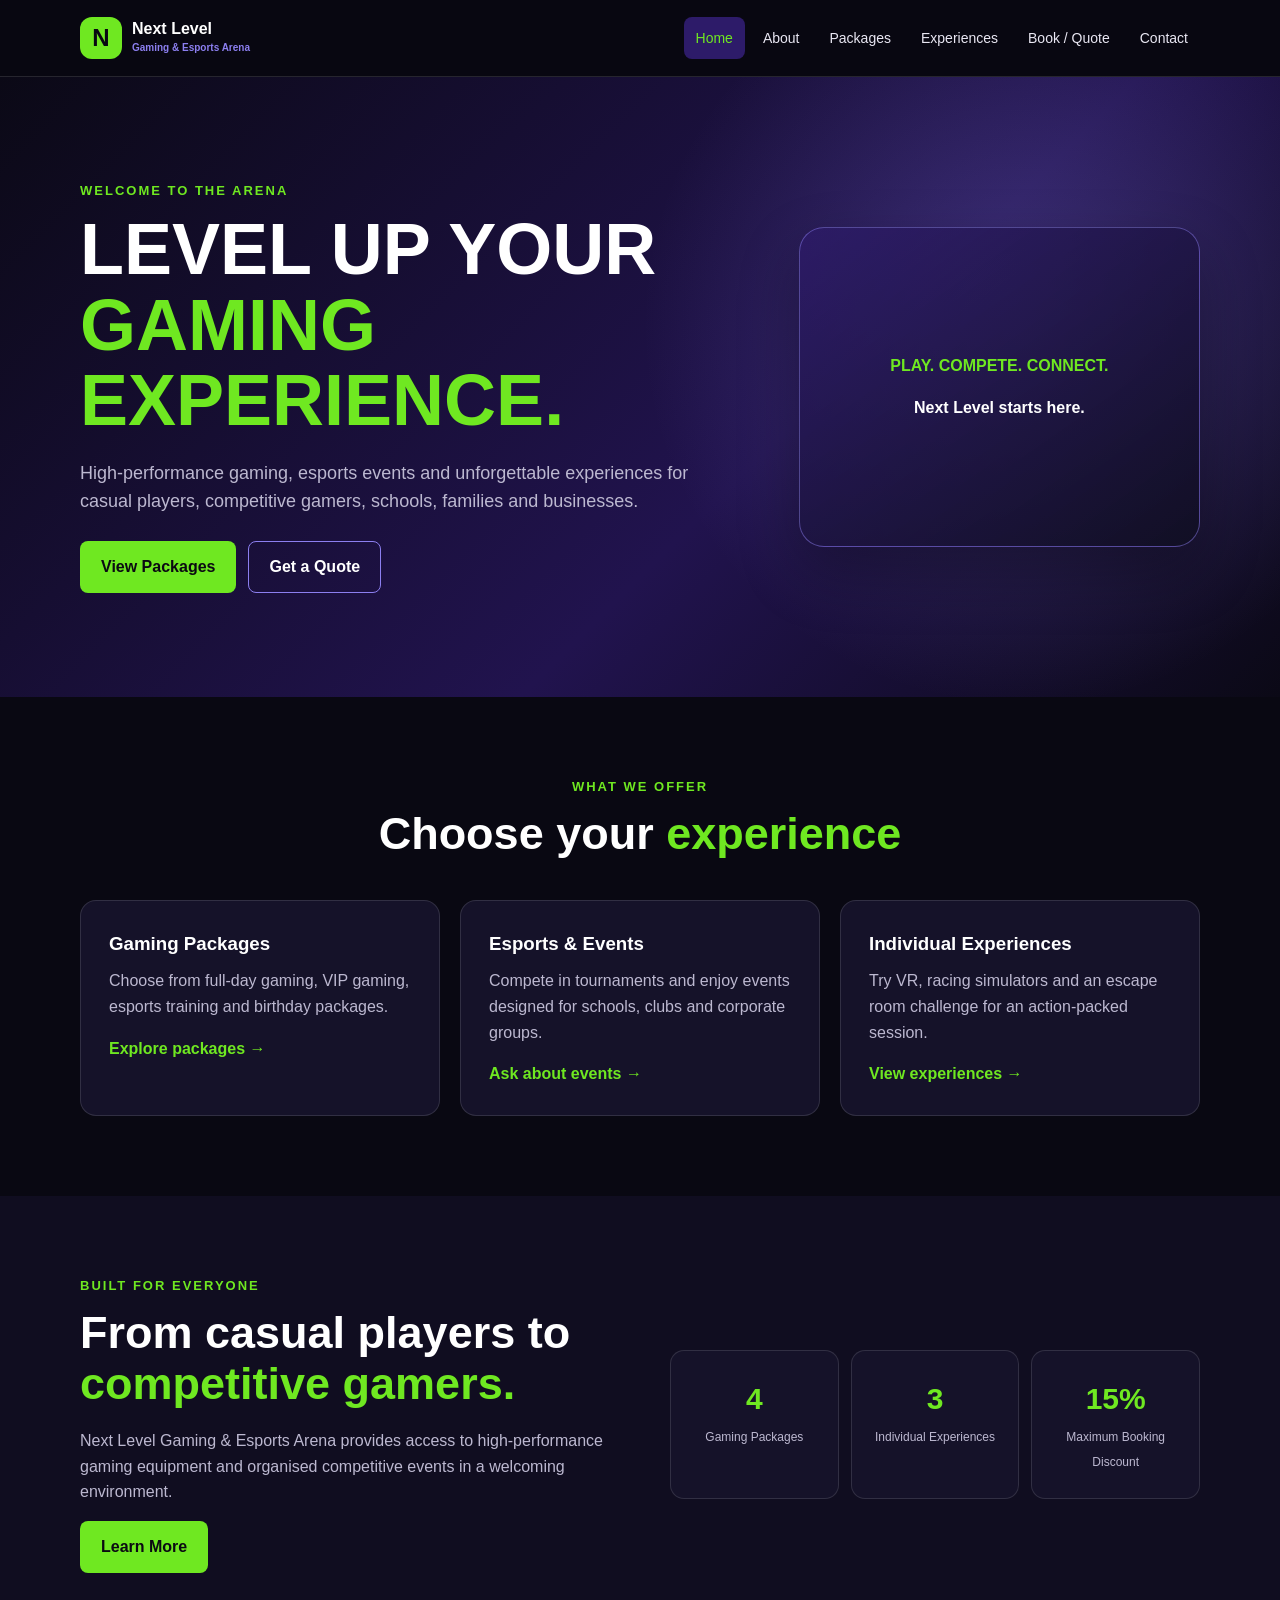
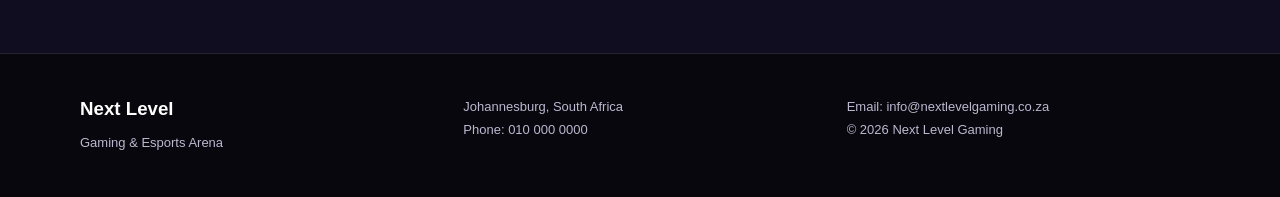
<file: index.html>
<!DOCTYPE html>
<html lang="en">
<head>
  <meta charset="UTF-8">
  <meta name="viewport" content="width=device-width, initial-scale=1.0">
  <meta name="description" content="Next Level Gaming & Esports Arena">
  <title>Next Level Gaming & Esports Arena</title>
  <link rel="stylesheet" href="style.css">
</head>
<body>
  <header class="header">
    <div class="container nav-wrap">
      <a class="logo" href="index.html">
        <span class="logo-mark">N</span>
        <span>Next Level<br><small>Gaming & Esports Arena</small></span>
      </a>

      <button class="menu-btn" id="menuBtn" aria-label="Open navigation">☰</button>

      <nav class="nav" id="mainNav">
        <a class="active" href="index.html">Home</a>
        <a href="about.html">About</a>
        <a href="packages.html">Packages</a>
        <a href="experiences.html">Experiences</a>
        <a href="booking.html">Book / Quote</a>
        <a href="contact.html">Contact</a>
      </nav>
    </div>
  </header>

  <main>
    <section class="hero">
      <div class="container hero-content">
        <div>
          <p class="eyebrow">WELCOME TO THE ARENA</p>
          <h1>LEVEL UP YOUR<br><span>GAMING EXPERIENCE.</span></h1>
          <p class="hero-text">High-performance gaming, esports events and unforgettable experiences for casual players, competitive gamers, schools, families and businesses.</p>
          <div class="hero-buttons">
            <a class="btn primary" href="packages.html">View Packages</a>
            <a class="btn secondary" href="booking.html">Get a Quote</a>
          </div>
        </div>
        <div class="hero-card">
          <p>PLAY. COMPETE. CONNECT.</p>
          <strong>Next Level starts here.</strong>
        </div>
      </div>
    </section>

    <section class="section">
      <div class="container">
        <div class="section-heading">
          <p class="eyebrow">WHAT WE OFFER</p>
          <h2>Choose your <span>experience</span></h2>
        </div>

        <div class="card-grid three">
          <article class="feature-card">
            <h3>Gaming Packages</h3>
            <p>Choose from full-day gaming, VIP gaming, esports training and birthday packages.</p>
            <a href="packages.html">Explore packages →</a>
          </article>

          <article class="feature-card">
            <h3>Esports & Events</h3>
            <p>Compete in tournaments and enjoy events designed for schools, clubs and corporate groups.</p>
            <a href="contact.html">Ask about events →</a>
          </article>

          <article class="feature-card">
            <h3>Individual Experiences</h3>
            <p>Try VR, racing simulators and an escape room challenge for an action-packed session.</p>
            <a href="experiences.html">View experiences →</a>
          </article>
        </div>
      </div>
    </section>

    <section class="section dark-section">
      <div class="container split">
        <div>
          <p class="eyebrow">BUILT FOR EVERYONE</p>
          <h2>From casual players to <span>competitive gamers.</span></h2>
          <p>Next Level Gaming & Esports Arena provides access to high-performance gaming equipment and organised competitive events in a welcoming environment.</p>
          <a class="btn primary" href="about.html">Learn More</a>
        </div>
        <div class="stats">
          <div><strong>4</strong><span>Gaming Packages</span></div>
          <div><strong>3</strong><span>Individual Experiences</span></div>
          <div><strong>15%</strong><span>Maximum Booking Discount</span></div>
        </div>
      </div>
    </section>
  </main>

  <footer class="footer">
    <div class="container footer-grid">
      <div><h3>Next Level</h3><p>Gaming & Esports Arena</p></div>
      <div><p>Johannesburg, South Africa</p><p>Phone: 010 000 0000</p></div>
      <div><p>Email: info@nextlevelgaming.co.za</p><p>© 2026 Next Level Gaming</p></div>
    </div>
  </footer>
  <script src="script.js"></script>
</body>
</html>
</file>
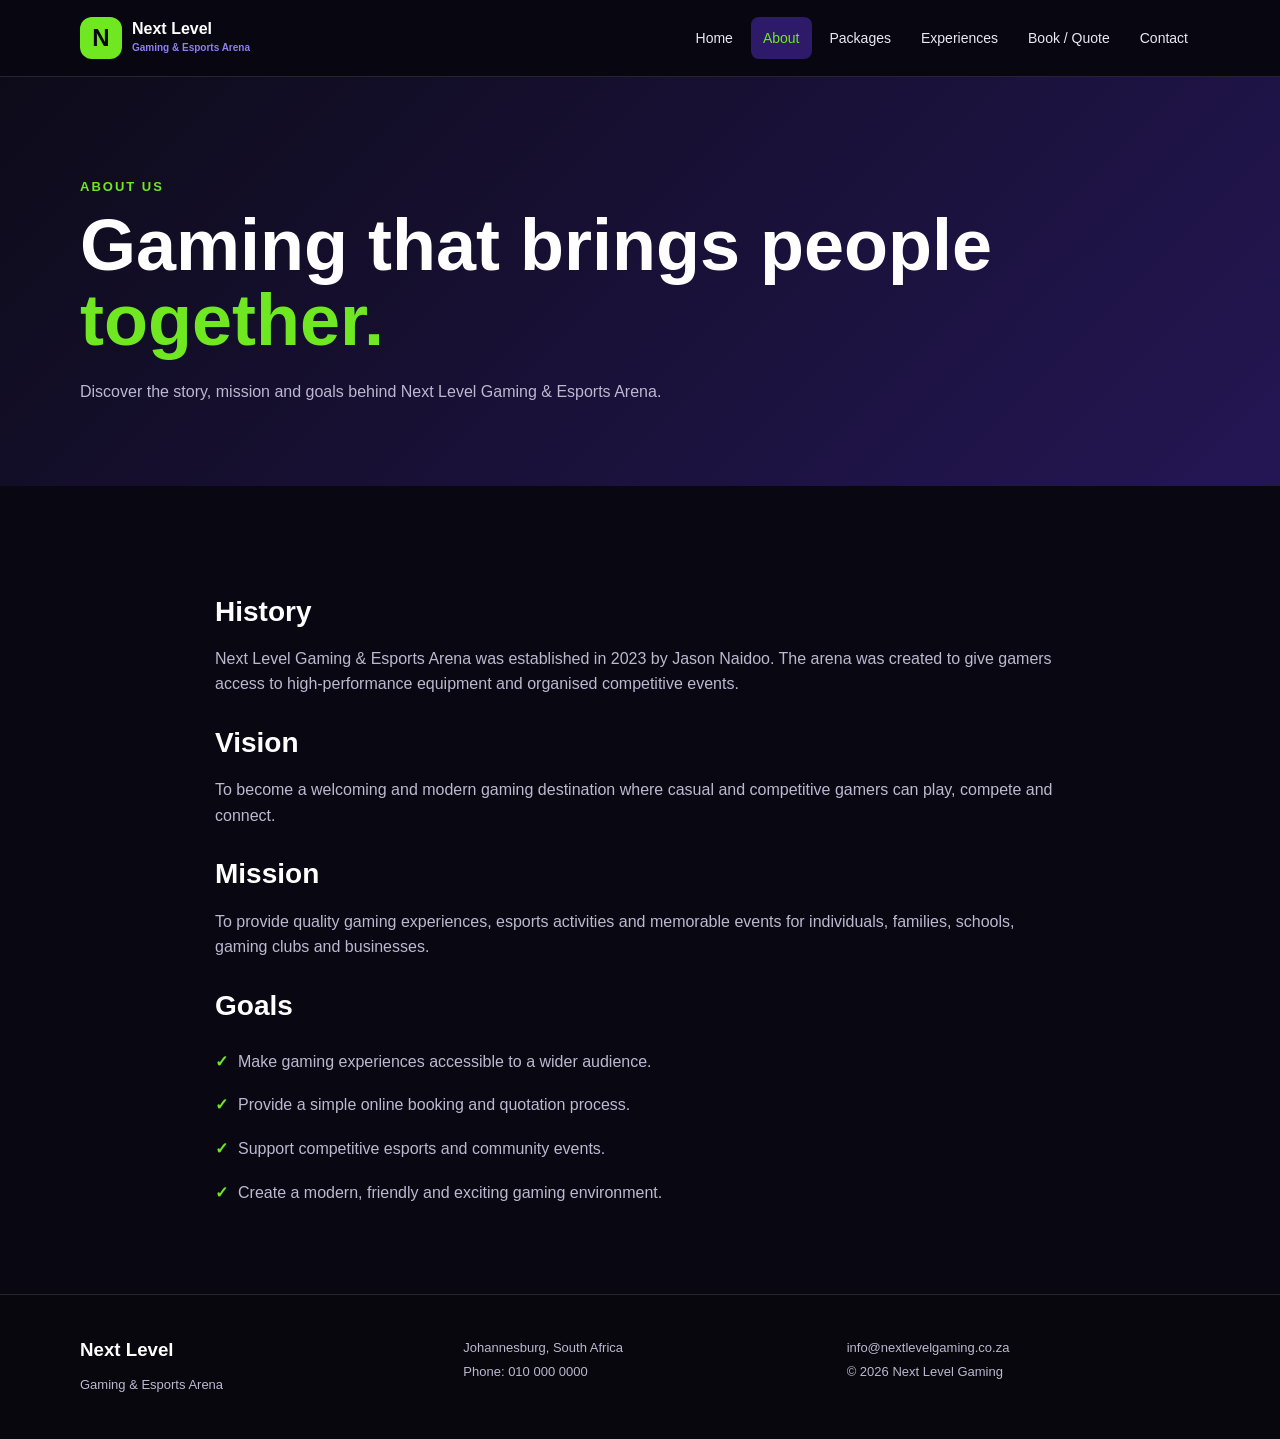
<file: about.html>
<!DOCTYPE html>
<html lang="en">
<head>
  <meta charset="UTF-8"><meta name="viewport" content="width=device-width, initial-scale=1.0">
  <title>About | Next Level Gaming</title><link rel="stylesheet" href="style.css">
</head>
<body>
<header class="header"><div class="container nav-wrap"><a class="logo" href="index.html"><span class="logo-mark">N</span><span>Next Level<br><small>Gaming & Esports Arena</small></span></a><button class="menu-btn" id="menuBtn">☰</button><nav class="nav" id="mainNav"><a href="index.html">Home</a><a class="active" href="about.html">About</a><a href="packages.html">Packages</a><a href="experiences.html">Experiences</a><a href="booking.html">Book / Quote</a><a href="contact.html">Contact</a></nav></div></header>
<main>
<section class="page-hero"><div class="container"><p class="eyebrow">ABOUT US</p><h1>Gaming that brings people <span>together.</span></h1><p>Discover the story, mission and goals behind Next Level Gaming & Esports Arena.</p></div></section>
<section class="section"><div class="container content-narrow">
<h2>History</h2><p>Next Level Gaming & Esports Arena was established in 2023 by Jason Naidoo. The arena was created to give gamers access to high-performance equipment and organised competitive events.</p>
<h2>Vision</h2><p>To become a welcoming and modern gaming destination where casual and competitive gamers can play, compete and connect.</p>
<h2>Mission</h2><p>To provide quality gaming experiences, esports activities and memorable events for individuals, families, schools, gaming clubs and businesses.</p>
<h2>Goals</h2><ul class="check-list"><li>Make gaming experiences accessible to a wider audience.</li><li>Provide a simple online booking and quotation process.</li><li>Support competitive esports and community events.</li><li>Create a modern, friendly and exciting gaming environment.</li></ul>
</div></section>
</main>
<footer class="footer"><div class="container footer-grid"><div><h3>Next Level</h3><p>Gaming & Esports Arena</p></div><div><p>Johannesburg, South Africa</p><p>Phone: 010 000 0000</p></div><div><p>info@nextlevelgaming.co.za</p><p>© 2026 Next Level Gaming</p></div></div></footer>
<script src="script.js"></script>
</body></html>
</file>
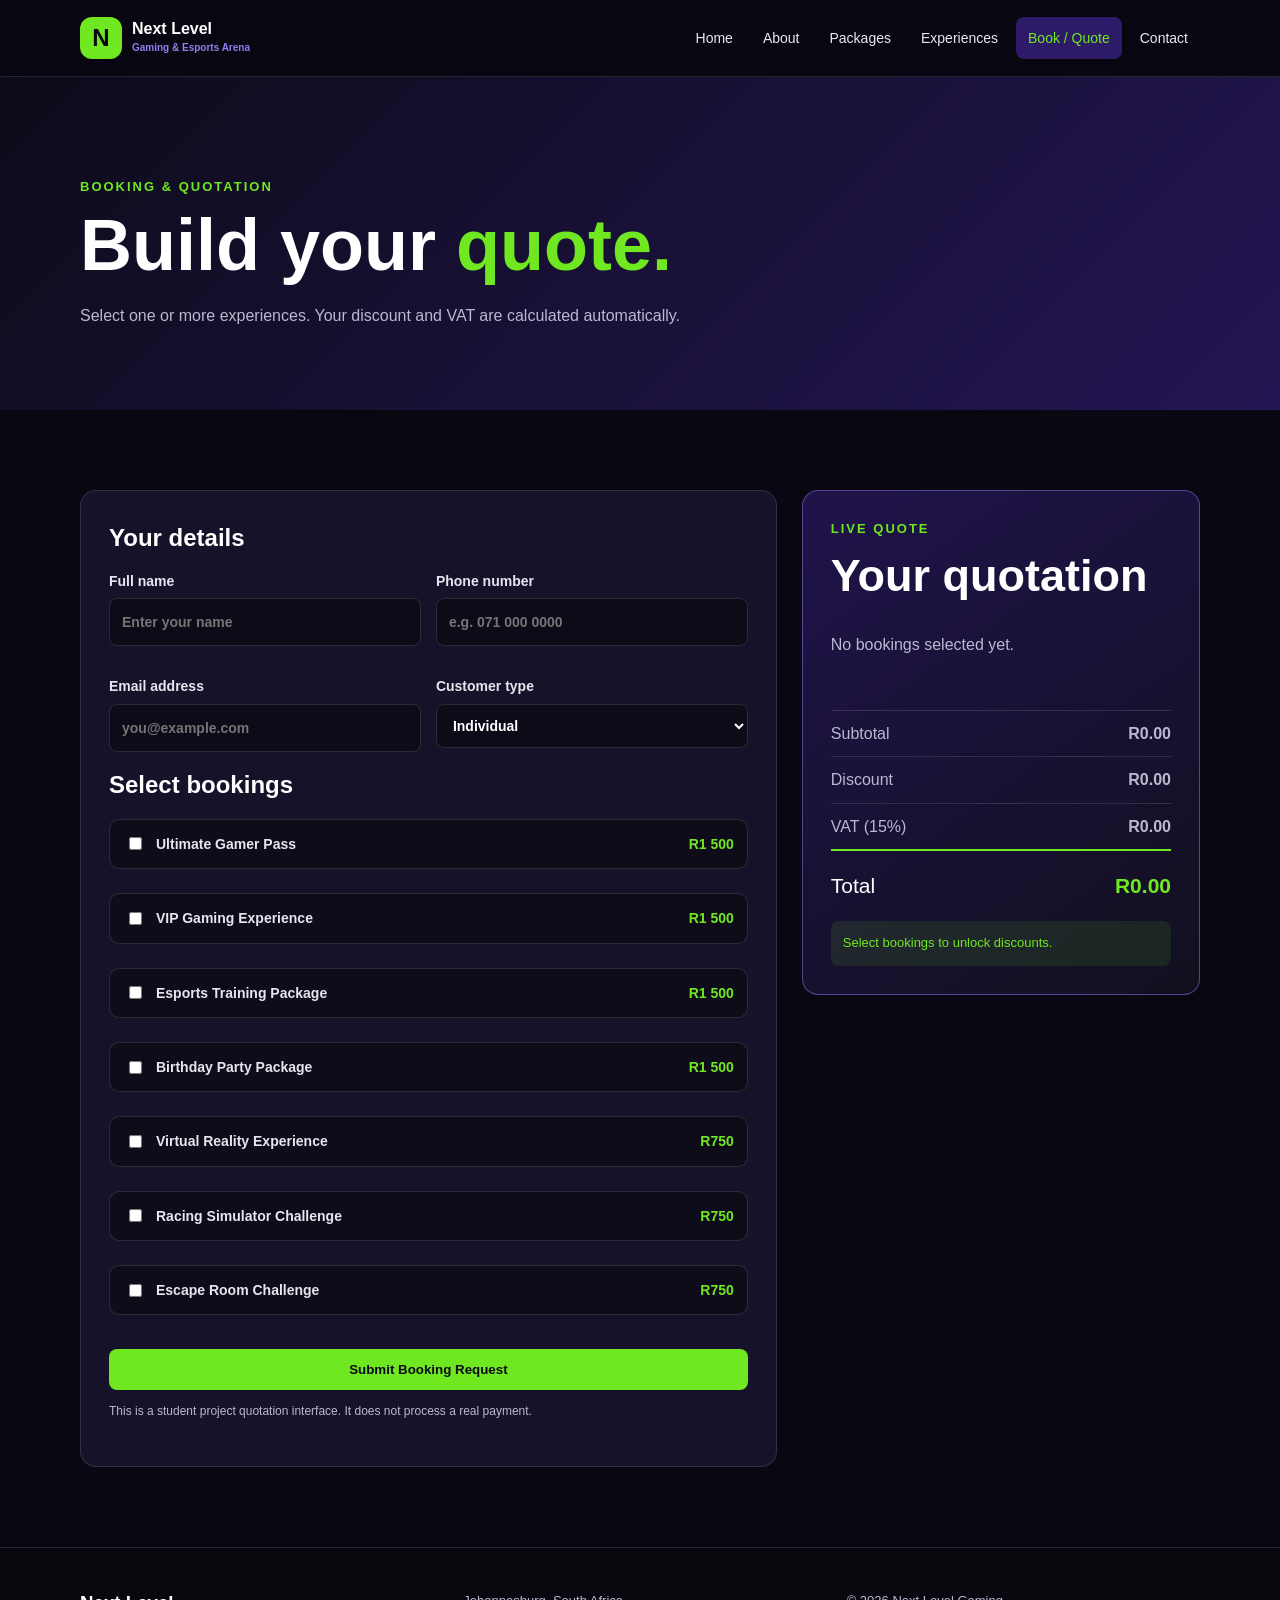
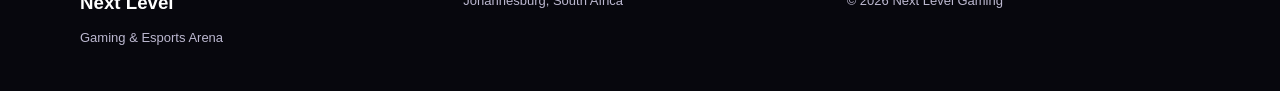
<file: booking.html>
<!DOCTYPE html>
<html lang="en">
<head><meta charset="UTF-8"><meta name="viewport" content="width=device-width, initial-scale=1.0"><title>Book / Quote | Next Level Gaming</title><link rel="stylesheet" href="style.css"></head>
<body>
<header class="header"><div class="container nav-wrap"><a class="logo" href="index.html"><span class="logo-mark">N</span><span>Next Level<br><small>Gaming & Esports Arena</small></span></a><button class="menu-btn" id="menuBtn">☰</button><nav class="nav" id="mainNav"><a href="index.html">Home</a><a href="about.html">About</a><a href="packages.html">Packages</a><a href="experiences.html">Experiences</a><a class="active" href="booking.html">Book / Quote</a><a href="contact.html">Contact</a></nav></div></header>
<main>
<section class="page-hero"><div class="container"><p class="eyebrow">BOOKING & QUOTATION</p><h1>Build your <span>quote.</span></h1><p>Select one or more experiences. Your discount and VAT are calculated automatically.</p></div></section>
<section class="section"><div class="container booking-layout">
<form class="form-card" id="bookingForm" action="https://formspree.io/f/mnppwgge" method="POST" novalidate>
<h2>Your details</h2>
<input type="hidden" name="_subject" value="New booking request from Next Level Gaming website">
<div class="form-grid"><label>Full name<input id="name" name="name" type="text" required placeholder="Enter your name"></label><label>Phone number<input id="phone" name="phone" type="tel" required placeholder="e.g. 071 000 0000"></label><label>Email address<input id="email" name="email" type="email" required placeholder="you@example.com"></label><label>Customer type<select id="customerType" name="customerType"><option>Individual</option><option>Family</option><option>School</option><option>Gaming Club</option><option>Business</option></select></label></div>
<h2>Select bookings</h2>
<div class="selection-list">
<label class="selection"><input type="checkbox" data-price="1500" value="Ultimate Gamer Pass"><span>Ultimate Gamer Pass</span><strong>R1 500</strong></label>
<label class="selection"><input type="checkbox" data-price="1500" value="VIP Gaming Experience"><span>VIP Gaming Experience</span><strong>R1 500</strong></label>
<label class="selection"><input type="checkbox" data-price="1500" value="Esports Training Package"><span>Esports Training Package</span><strong>R1 500</strong></label>
<label class="selection"><input type="checkbox" data-price="1500" value="Birthday Party Package"><span>Birthday Party Package</span><strong>R1 500</strong></label>
<label class="selection"><input type="checkbox" data-price="750" value="Virtual Reality Experience"><span>Virtual Reality Experience</span><strong>R750</strong></label>
<label class="selection"><input type="checkbox" data-price="750" value="Racing Simulator Challenge"><span>Racing Simulator Challenge</span><strong>R750</strong></label>
<label class="selection"><input type="checkbox" data-price="750" value="Escape Room Challenge"><span>Escape Room Challenge</span><strong>R750</strong></label>
</div>
<div class="error-msg" id="selectionError"></div>
<div class="form-status" id="formStatus" role="status" aria-live="polite"></div>
<button class="btn primary full" type="submit">Submit Booking Request</button>
<p class="small-note">This is a student project quotation interface. It does not process a real payment.</p>
</form>

<aside class="quote-card">
<p class="eyebrow">LIVE QUOTE</p><h2>Your quotation</h2>
<div id="selectedItems" class="selected-items"><p>No bookings selected yet.</p></div>
<div class="quote-row"><span>Subtotal</span><strong id="subtotal">R0.00</strong></div>
<div class="quote-row"><span>Discount</span><strong id="discount">R0.00</strong></div>
<div class="quote-row"><span>VAT (15%)</span><strong id="vat">R0.00</strong></div>
<div class="quote-total"><span>Total</span><strong id="total">R0.00</strong></div>
<div class="discount-message" id="discountMessage">Select bookings to unlock discounts.</div>
</aside>
</div></section>
</main>
<footer class="footer"><div class="container footer-grid"><div><h3>Next Level</h3><p>Gaming & Esports Arena</p></div><div><p>Johannesburg, South Africa</p></div><div><p>© 2026 Next Level Gaming</p></div></div></footer>
<script src="script.js"></script></body></html>
</file>
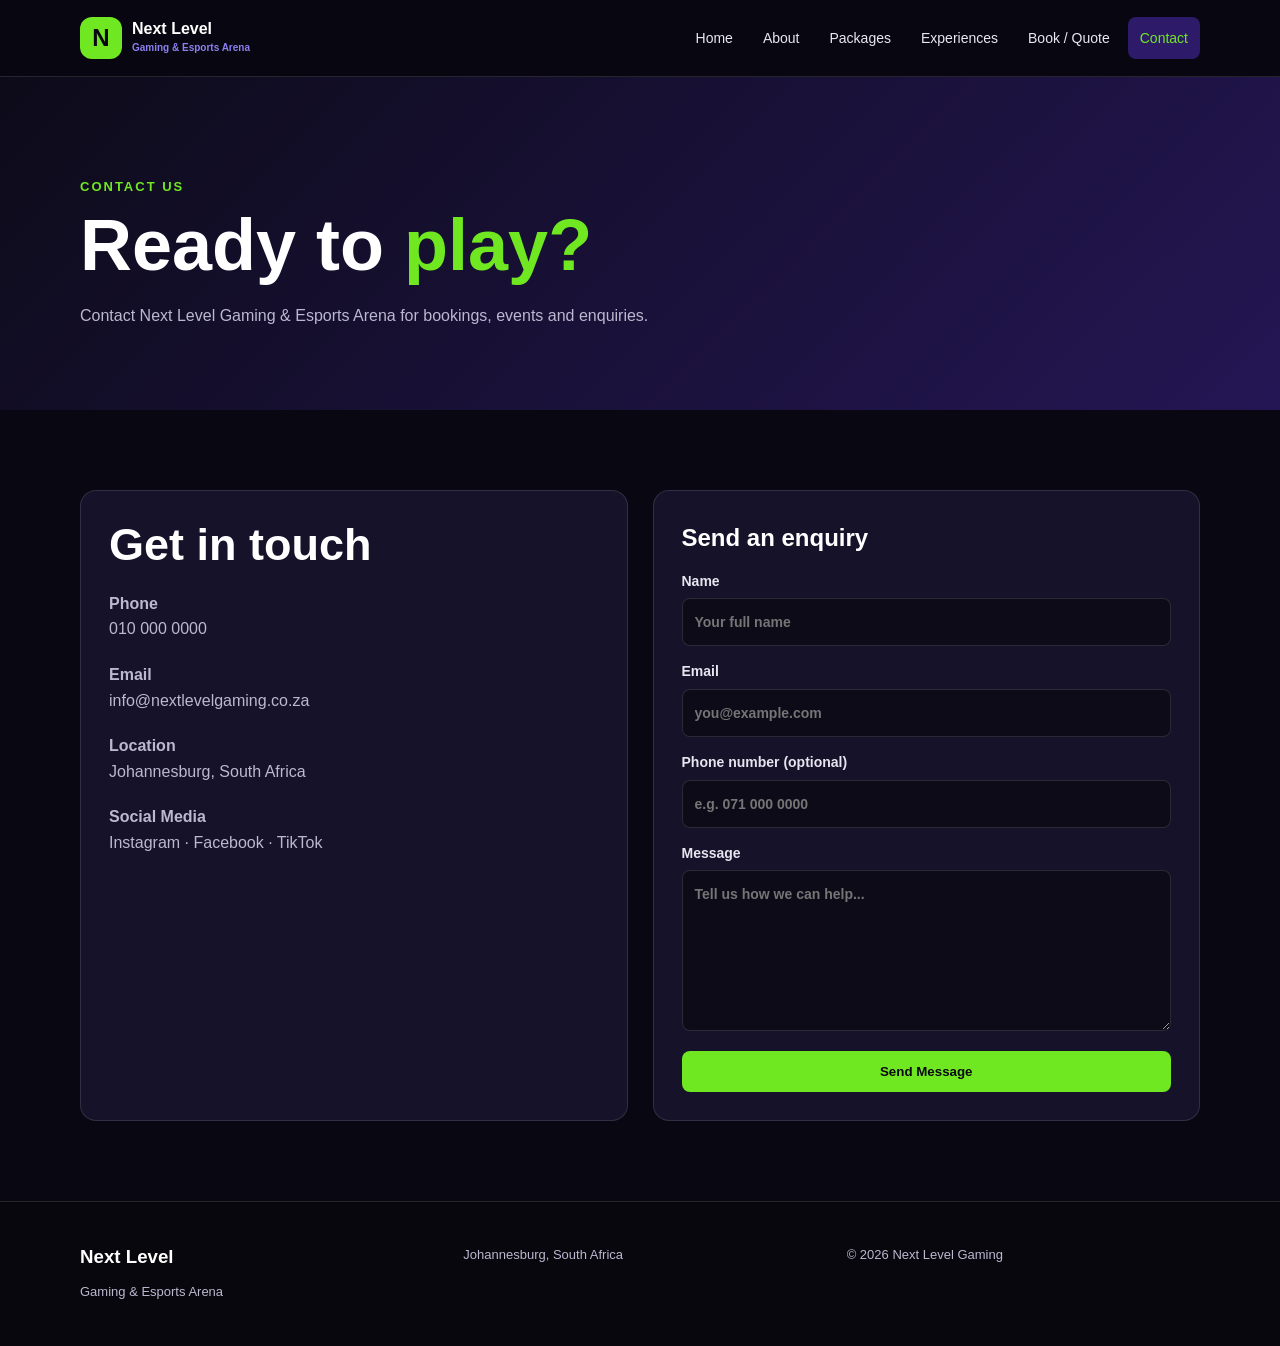
<file: contact.html>
<!DOCTYPE html>
<html lang="en">
<head><meta charset="UTF-8"><meta name="viewport" content="width=device-width, initial-scale=1.0"><title>Contact | Next Level Gaming</title><link rel="stylesheet" href="style.css"></head>
<body>
<header class="header"><div class="container nav-wrap"><a class="logo" href="index.html"><span class="logo-mark">N</span><span>Next Level<br><small>Gaming & Esports Arena</small></span></a><button class="menu-btn" id="menuBtn">☰</button><nav class="nav" id="mainNav"><a href="index.html">Home</a><a href="about.html">About</a><a href="packages.html">Packages</a><a href="experiences.html">Experiences</a><a href="booking.html">Book / Quote</a><a class="active" href="contact.html">Contact</a></nav></div></header>
<main>
<section class="page-hero"><div class="container"><p class="eyebrow">CONTACT US</p><h1>Ready to <span>play?</span></h1><p>Contact Next Level Gaming & Esports Arena for bookings, events and enquiries.</p></div></section>
<section class="section"><div class="container contact-grid">
<div class="contact-card"><h2>Get in touch</h2><p><strong>Phone</strong><br>010 000 0000</p><p><strong>Email</strong><br>info@nextlevelgaming.co.za</p><p><strong>Location</strong><br>Johannesburg, South Africa</p><p><strong>Social Media</strong><br>Instagram · Facebook · TikTok</p></div>
<form class="form-card" id="contactForm" action="https://formspree.io/f/mnppwgge" method="POST" novalidate>
<h2>Send an enquiry</h2>
<input type="hidden" name="_subject" value="New enquiry from Next Level Gaming website">
<label>Name<input type="text" name="name" id="contactName" required placeholder="Your full name"></label>
<label>Email<input type="email" name="email" id="contactEmail" required placeholder="you@example.com"></label>
<label>Phone number (optional)<input type="tel" name="phone" id="contactPhone" placeholder="e.g. 071 000 0000"></label>
<label>Message<textarea rows="6" name="message" id="contactMessage" required placeholder="Tell us how we can help..."></textarea></label>
<div class="form-status" id="formStatus" role="status" aria-live="polite"></div>
<button class="btn primary full" type="submit">Send Message</button>
</form>
</div></section>
</main>
<footer class="footer"><div class="container footer-grid"><div><h3>Next Level</h3><p>Gaming & Esports Arena</p></div><div><p>Johannesburg, South Africa</p></div><div><p>© 2026 Next Level Gaming</p></div></div></footer>
<script src="script.js"></script></body></html>
</file>
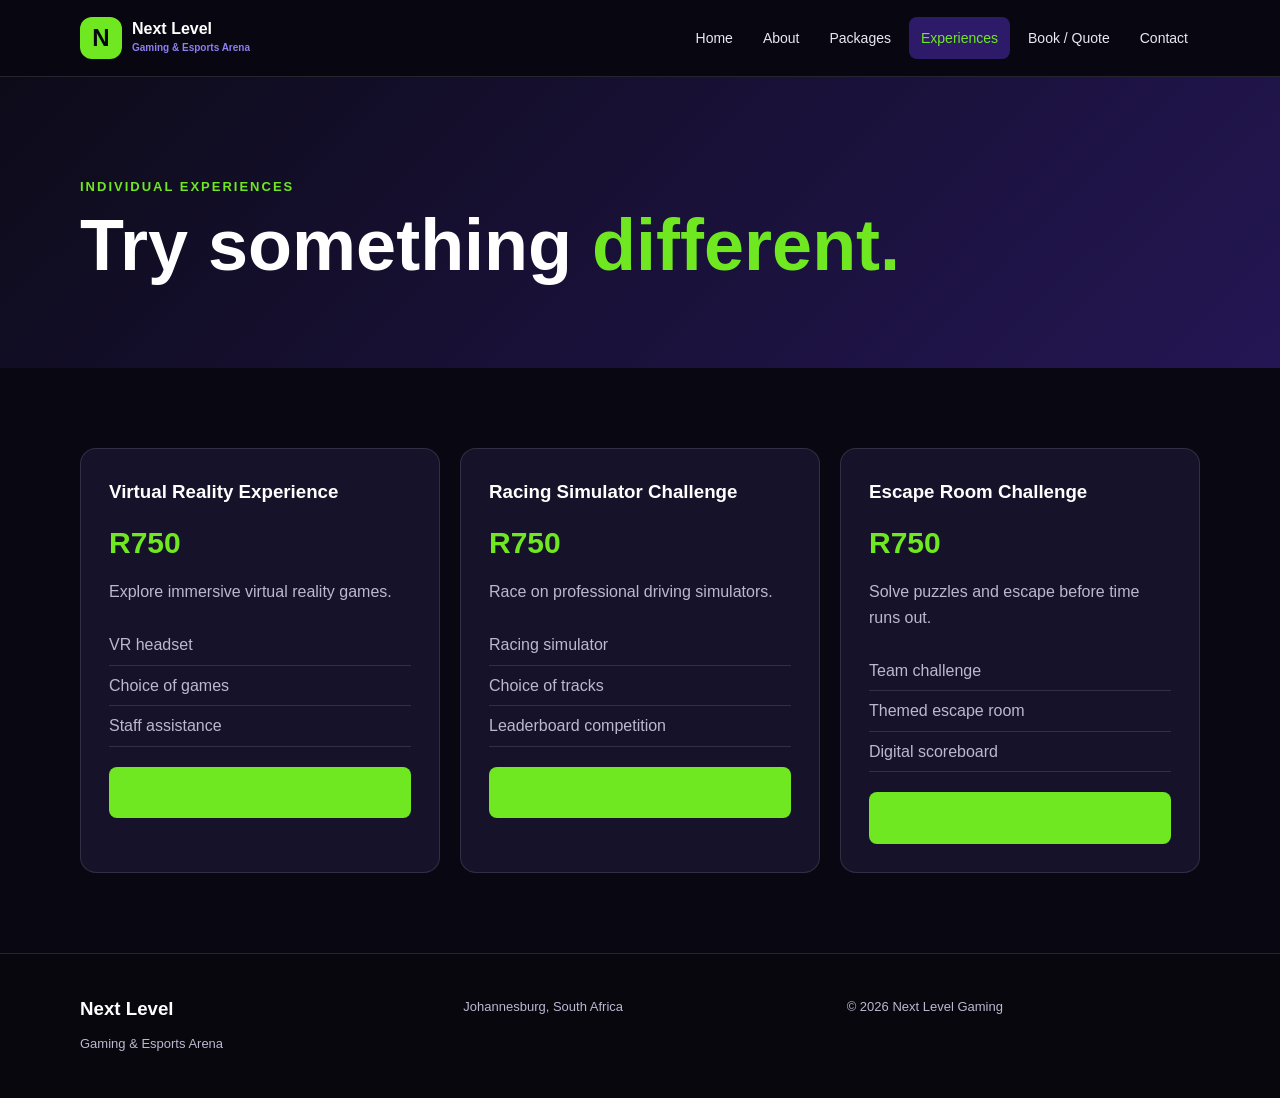
<file: experiences.html>
<!DOCTYPE html>
<html lang="en">
<head><meta charset="UTF-8"><meta name="viewport" content="width=device-width, initial-scale=1.0"><title>Experiences | Next Level Gaming</title><link rel="stylesheet" href="style.css"></head>
<body>
<header class="header"><div class="container nav-wrap"><a class="logo" href="index.html"><span class="logo-mark">N</span><span>Next Level<br><small>Gaming & Esports Arena</small></span></a><button class="menu-btn" id="menuBtn">☰</button><nav class="nav" id="mainNav"><a href="index.html">Home</a><a href="about.html">About</a><a href="packages.html">Packages</a><a class="active" href="experiences.html">Experiences</a><a href="booking.html">Book / Quote</a><a href="contact.html">Contact</a></nav></div></header>
<main>
<section class="page-hero"><div class="container"><p class="eyebrow">INDIVIDUAL EXPERIENCES</p><h1>Try something <span>different.</span></h1></div></section>
<section class="section"><div class="container card-grid three">
<article class="feature-card experience"><h3>Virtual Reality Experience</h3><div class="price">R750</div><p>Explore immersive virtual reality games.</p><ul><li>VR headset</li><li>Choice of games</li><li>Staff assistance</li></ul><a class="btn primary full" href="booking.html?item=Virtual%20Reality%20Experience">Book now</a></article>
<article class="feature-card experience"><h3>Racing Simulator Challenge</h3><div class="price">R750</div><p>Race on professional driving simulators.</p><ul><li>Racing simulator</li><li>Choice of tracks</li><li>Leaderboard competition</li></ul><a class="btn primary full" href="booking.html?item=Racing%20Simulator%20Challenge">Book now</a></article>
<article class="feature-card experience"><h3>Escape Room Challenge</h3><div class="price">R750</div><p>Solve puzzles and escape before time runs out.</p><ul><li>Team challenge</li><li>Themed escape room</li><li>Digital scoreboard</li></ul><a class="btn primary full" href="booking.html?item=Escape%20Room%20Challenge">Book now</a></article>
</div></section>
</main>
<footer class="footer"><div class="container footer-grid"><div><h3>Next Level</h3><p>Gaming & Esports Arena</p></div><div><p>Johannesburg, South Africa</p></div><div><p>© 2026 Next Level Gaming</p></div></div></footer>
<script src="script.js"></script></body></html>
</file>
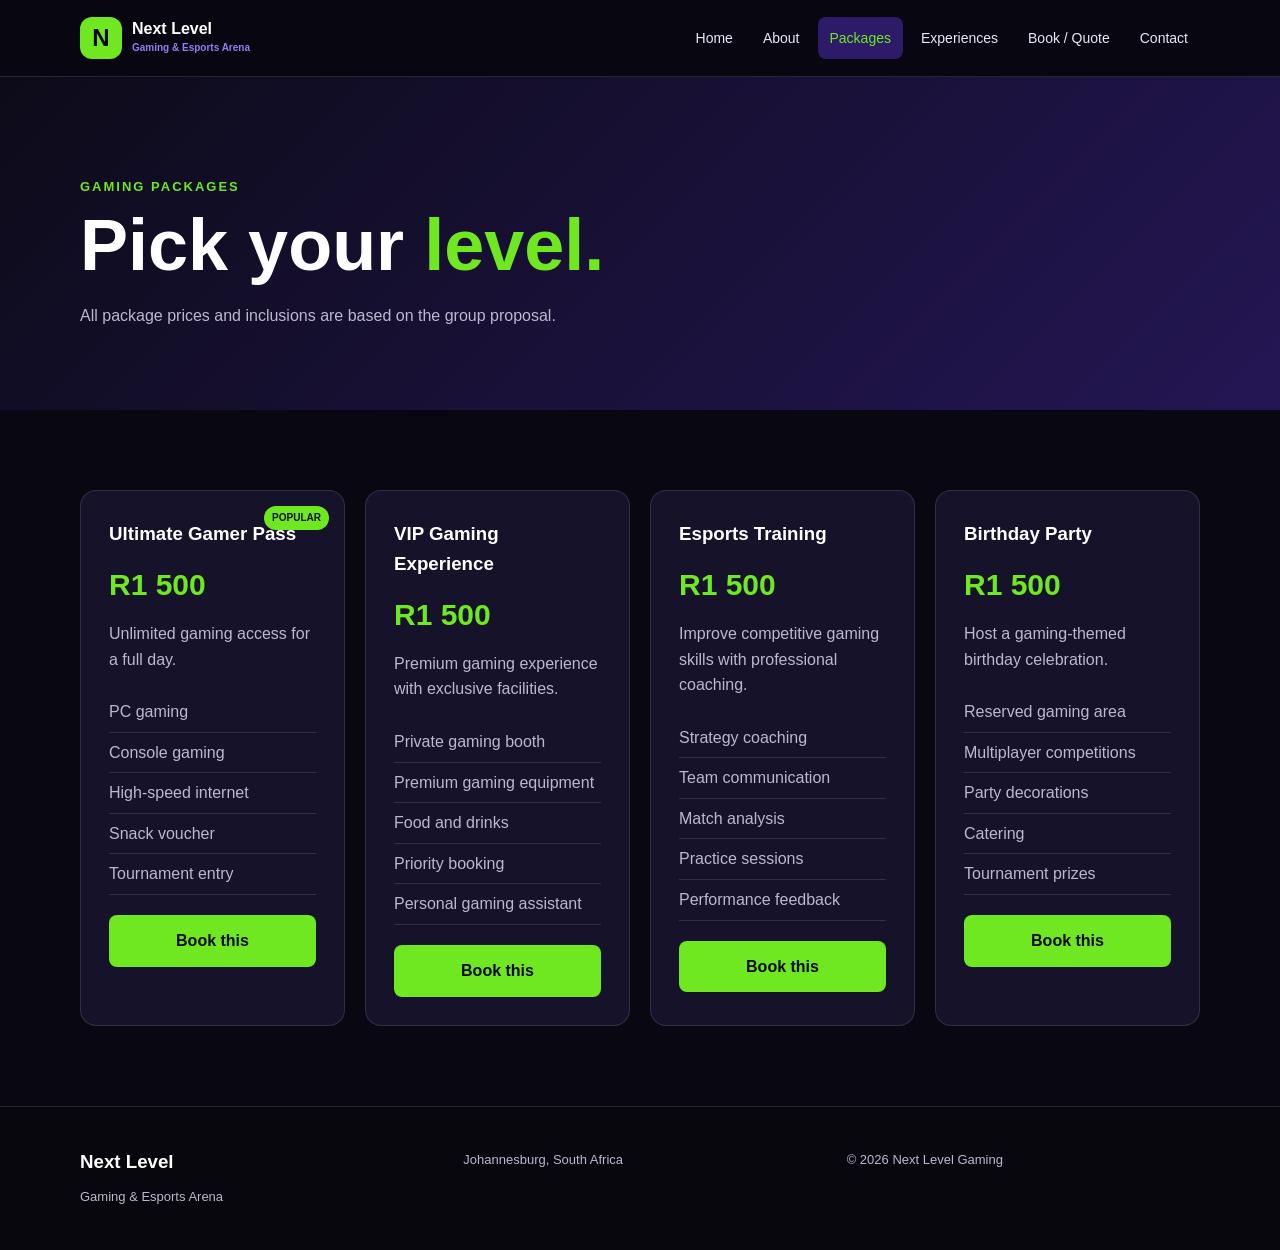
<file: packages.html>
<!DOCTYPE html>
<html lang="en">
<head><meta charset="UTF-8"><meta name="viewport" content="width=device-width, initial-scale=1.0"><title>Packages | Next Level Gaming</title><link rel="stylesheet" href="style.css"></head>
<body>
<header class="header"><div class="container nav-wrap"><a class="logo" href="index.html"><span class="logo-mark">N</span><span>Next Level<br><small>Gaming & Esports Arena</small></span></a><button class="menu-btn" id="menuBtn">☰</button><nav class="nav" id="mainNav"><a href="index.html">Home</a><a href="about.html">About</a><a class="active" href="packages.html">Packages</a><a href="experiences.html">Experiences</a><a href="booking.html">Book / Quote</a><a href="contact.html">Contact</a></nav></div></header>
<main>
<section class="page-hero"><div class="container"><p class="eyebrow">GAMING PACKAGES</p><h1>Pick your <span>level.</span></h1><p>All package prices and inclusions are based on the group proposal.</p></div></section>
<section class="section"><div class="container"><div class="card-grid four">
<article class="price-card"><span class="tag">POPULAR</span><h3>Ultimate Gamer Pass</h3><div class="price">R1 500</div><p>Unlimited gaming access for a full day.</p><ul><li>PC gaming</li><li>Console gaming</li><li>High-speed internet</li><li>Snack voucher</li><li>Tournament entry</li></ul><a class="btn primary full" href="booking.html?item=Ultimate%20Gamer%20Pass">Book this</a></article>
<article class="price-card"><h3>VIP Gaming Experience</h3><div class="price">R1 500</div><p>Premium gaming experience with exclusive facilities.</p><ul><li>Private gaming booth</li><li>Premium gaming equipment</li><li>Food and drinks</li><li>Priority booking</li><li>Personal gaming assistant</li></ul><a class="btn primary full" href="booking.html?item=VIP%20Gaming%20Experience">Book this</a></article>
<article class="price-card"><h3>Esports Training</h3><div class="price">R1 500</div><p>Improve competitive gaming skills with professional coaching.</p><ul><li>Strategy coaching</li><li>Team communication</li><li>Match analysis</li><li>Practice sessions</li><li>Performance feedback</li></ul><a class="btn primary full" href="booking.html?item=Esports%20Training%20Package">Book this</a></article>
<article class="price-card"><h3>Birthday Party</h3><div class="price">R1 500</div><p>Host a gaming-themed birthday celebration.</p><ul><li>Reserved gaming area</li><li>Multiplayer competitions</li><li>Party decorations</li><li>Catering</li><li>Tournament prizes</li></ul><a class="btn primary full" href="booking.html?item=Birthday%20Party%20Package">Book this</a></article>
</div></div></section>
</main>
<footer class="footer"><div class="container footer-grid"><div><h3>Next Level</h3><p>Gaming & Esports Arena</p></div><div><p>Johannesburg, South Africa</p></div><div><p>© 2026 Next Level Gaming</p></div></div></footer>
<script src="script.js"></script></body></html>
</file>
<file: style.css>
:root{
  --indigo:#2D1B69;
  --purple:#8C7FF0;
  --green:#6FE821;
  --white:#FFFFFF;
  --dark:#090812;
  --card:#151229;
  --muted:#bcb8d0;
  --border:rgba(255,255,255,.12);
}
*{box-sizing:border-box;margin:0;padding:0}
html{scroll-behavior:smooth}
body{font-family:Arial,Helvetica,sans-serif;background:var(--dark);color:var(--white);line-height:1.6}
a{color:inherit;text-decoration:none}
.container{width:min(1120px,92%);margin:auto}
.header{background:rgba(9,8,18,.96);border-bottom:1px solid var(--border);position:sticky;top:0;z-index:20}
.nav-wrap{min-height:76px;display:flex;align-items:center;justify-content:space-between;gap:25px}
.logo{display:flex;align-items:center;gap:10px;font-weight:800;line-height:1.05}
.logo small{font-size:10px;color:var(--purple);font-weight:600}
.logo-mark{width:42px;height:42px;border-radius:12px;background:var(--green);color:var(--dark);display:grid;place-items:center;font-size:24px;font-weight:900}
.nav{display:flex;gap:6px;align-items:center}
.nav a{padding:10px 12px;border-radius:8px;color:#e9e7f3;font-size:14px}
.nav a:hover,.nav a.active{background:var(--indigo);color:var(--green)}
.menu-btn{display:none;background:none;border:0;color:#fff;font-size:28px;cursor:pointer}
.hero{min-height:620px;display:flex;align-items:center;background:radial-gradient(circle at 80% 40%,rgba(140,127,240,.28),transparent 35%),linear-gradient(135deg,#0b0916,#21134e 60%,#0b0916)}
.hero-content{display:grid;grid-template-columns:1.25fr .75fr;gap:50px;align-items:center}
.eyebrow{color:var(--green);font-size:13px;font-weight:800;letter-spacing:2px;margin-bottom:10px}
h1{font-size:clamp(40px,6vw,72px);line-height:1.05;margin-bottom:20px}
h1 span,h2 span{color:var(--green)}
h2{font-size:clamp(30px,4vw,45px);line-height:1.15;margin-bottom:18px}
h3{margin-bottom:10px}
p{color:var(--muted);margin-bottom:16px}
.hero-text{font-size:18px;max-width:650px}
.hero-buttons{display:flex;gap:12px;flex-wrap:wrap;margin-top:25px}
.btn{display:inline-block;padding:12px 20px;border-radius:8px;border:1px solid transparent;font-weight:800;text-align:center;cursor:pointer}
.primary{background:var(--green);color:#0b0a12}
.primary:hover{filter:brightness(1.08);transform:translateY(-1px)}
.secondary{border-color:var(--purple);color:#fff}
.secondary:hover{background:var(--indigo)}
.full{width:100%}
.hero-card{min-height:320px;border:1px solid rgba(140,127,240,.5);border-radius:25px;background:linear-gradient(145deg,rgba(45,27,105,.8),rgba(17,15,35,.95));display:flex;flex-direction:column;align-items:center;justify-content:center;text-align:center;box-shadow:0 25px 60px rgba(0,0,0,.3)}
.controller{font-size:100px;margin-bottom:20px}
.hero-card p{color:var(--green);font-weight:800}
.section{padding:80px 0}
.dark-section{background:#100d20}
.section-heading{text-align:center;margin-bottom:40px}
.card-grid{display:grid;gap:20px}
.card-grid.three{grid-template-columns:repeat(3,1fr)}
.card-grid.four{grid-template-columns:repeat(4,1fr)}
.feature-card,.price-card,.form-card,.contact-card{background:var(--card);border:1px solid var(--border);border-radius:16px;padding:28px}
.feature-card:hover,.price-card:hover{border-color:var(--purple);transform:translateY(-4px);transition:.2s}
.feature-card a{color:var(--green);font-weight:700}
.icon{font-size:38px;margin-bottom:15px}
.split{display:grid;grid-template-columns:1fr 1fr;gap:60px;align-items:center}
.stats{display:grid;grid-template-columns:repeat(3,1fr);gap:12px}
.stats div{padding:24px 12px;text-align:center;border:1px solid var(--border);border-radius:14px;background:var(--card)}
.stats strong{display:block;color:var(--green);font-size:30px}
.stats span{font-size:12px;color:var(--muted)}
.footer{padding:40px 0;border-top:1px solid var(--border);background:#07070d}
.footer-grid{display:grid;grid-template-columns:repeat(3,1fr);gap:30px}
.footer p{margin:3px 0;font-size:13px}
.page-hero{padding:100px 0 65px;background:linear-gradient(135deg,#0d0b19,#241654)}
.page-hero p{max-width:700px}
.content-narrow{max-width:850px}
.content-narrow h2{font-size:28px;margin-top:30px;color:#fff}
.check-list{list-style:none;color:var(--muted)}
.check-list li{padding:9px 0}
.check-list li:before{content:"✓";color:var(--green);font-weight:bold;margin-right:10px}
.price-card{position:relative}
.price-card .tag{position:absolute;top:15px;right:15px;background:var(--green);color:#111;padding:4px 8px;border-radius:20px;font-size:10px;font-weight:bold}
.price{font-size:30px;font-weight:900;color:var(--green);margin:12px 0}
.price-card ul,.experience ul{list-style:none;margin:20px 0}
.price-card li,.experience li{padding:7px 0;border-bottom:1px solid var(--border);color:var(--muted)}
.booking-layout{display:grid;grid-template-columns:1.4fr .8fr;gap:25px;align-items:start}
.form-card h2{font-size:24px;margin-top:5px}
.form-grid{display:grid;grid-template-columns:1fr 1fr;gap:15px}
label{display:block;color:#e8e5f0;font-size:14px;font-weight:700;margin-bottom:14px}
input,select,textarea{width:100%;margin-top:6px;padding:12px;border:1px solid var(--border);border-radius:8px;background:#0d0b18;color:#fff;font:inherit}
input:focus,select:focus,textarea:focus{outline:2px solid var(--purple)}
.selection-list{display:grid;gap:10px;margin:20px 0}
.selection{display:grid;grid-template-columns:25px 1fr auto;align-items:center;gap:8px;padding:13px;border:1px solid var(--border);border-radius:10px;background:#0e0c19;cursor:pointer}
.selection input{width:auto;margin:0}
.selection strong{color:var(--green)}
.quote-card{background:linear-gradient(145deg,#20134b,#11101e);border:1px solid rgba(140,127,240,.5);border-radius:16px;padding:28px;position:sticky;top:95px}
.selected-items{min-height:90px;padding:12px 0}
.selected-item{display:flex;justify-content:space-between;gap:15px;padding:6px 0;font-size:13px;color:#ddd}
.quote-row{display:flex;justify-content:space-between;padding:10px 0;border-top:1px solid var(--border);color:var(--muted)}
.quote-total{display:flex;justify-content:space-between;padding:18px 0;font-size:21px;border-top:2px solid var(--green)}
.quote-total strong{color:var(--green)}
.discount-message{padding:12px;background:rgba(111,232,33,.1);border-radius:8px;color:var(--green);font-size:13px}
.small-note{font-size:12px;margin-top:12px}
.error-msg{display:block;color:#ff6b6b;font-size:12px;font-weight:600;margin-top:5px;min-height:0}
.error-msg:empty{display:none}
input.invalid,textarea.invalid{border-color:#ff6b6b}
.form-status{display:none;padding:12px;border-radius:8px;font-size:14px;margin:12px 0}
.form-status.success{display:block;background:rgba(111,232,33,.12);color:var(--green)}
.form-status.error{display:block;background:rgba(255,107,107,.12);color:#ff6b6b}
.btn:disabled{opacity:.6;cursor:not-allowed}
.contact-grid{display:grid;grid-template-columns:1fr 1fr;gap:25px}
.contact-card p{margin:20px 0}
@media(max-width:900px){
  .nav{position:absolute;top:76px;left:0;right:0;background:#0a0912;display:none;flex-direction:column;align-items:stretch;padding:15px 4%;border-bottom:1px solid var(--border)}
  .nav.open{display:flex}
  .nav a{padding:13px}
  .menu-btn{display:block}
  .hero-content,.split,.booking-layout,.contact-grid{grid-template-columns:1fr}
  .hero{min-height:auto;padding:80px 0}
  .hero-card{min-height:230px}
  .card-grid.four{grid-template-columns:repeat(2,1fr)}
  .quote-card{position:static}
}
@media(max-width:600px){
  .section{padding:55px 0}
  .page-hero{padding:70px 0 45px}
  .card-grid.three,.card-grid.four,.footer-grid,.form-grid,.stats{grid-template-columns:1fr}
  h1{font-size:42px}
  .hero-buttons .btn{width:100%}
  .feature-card,.price-card,.form-card,.contact-card,.quote-card{padding:21px}
  .stats div{padding:18px}
}
</file>
